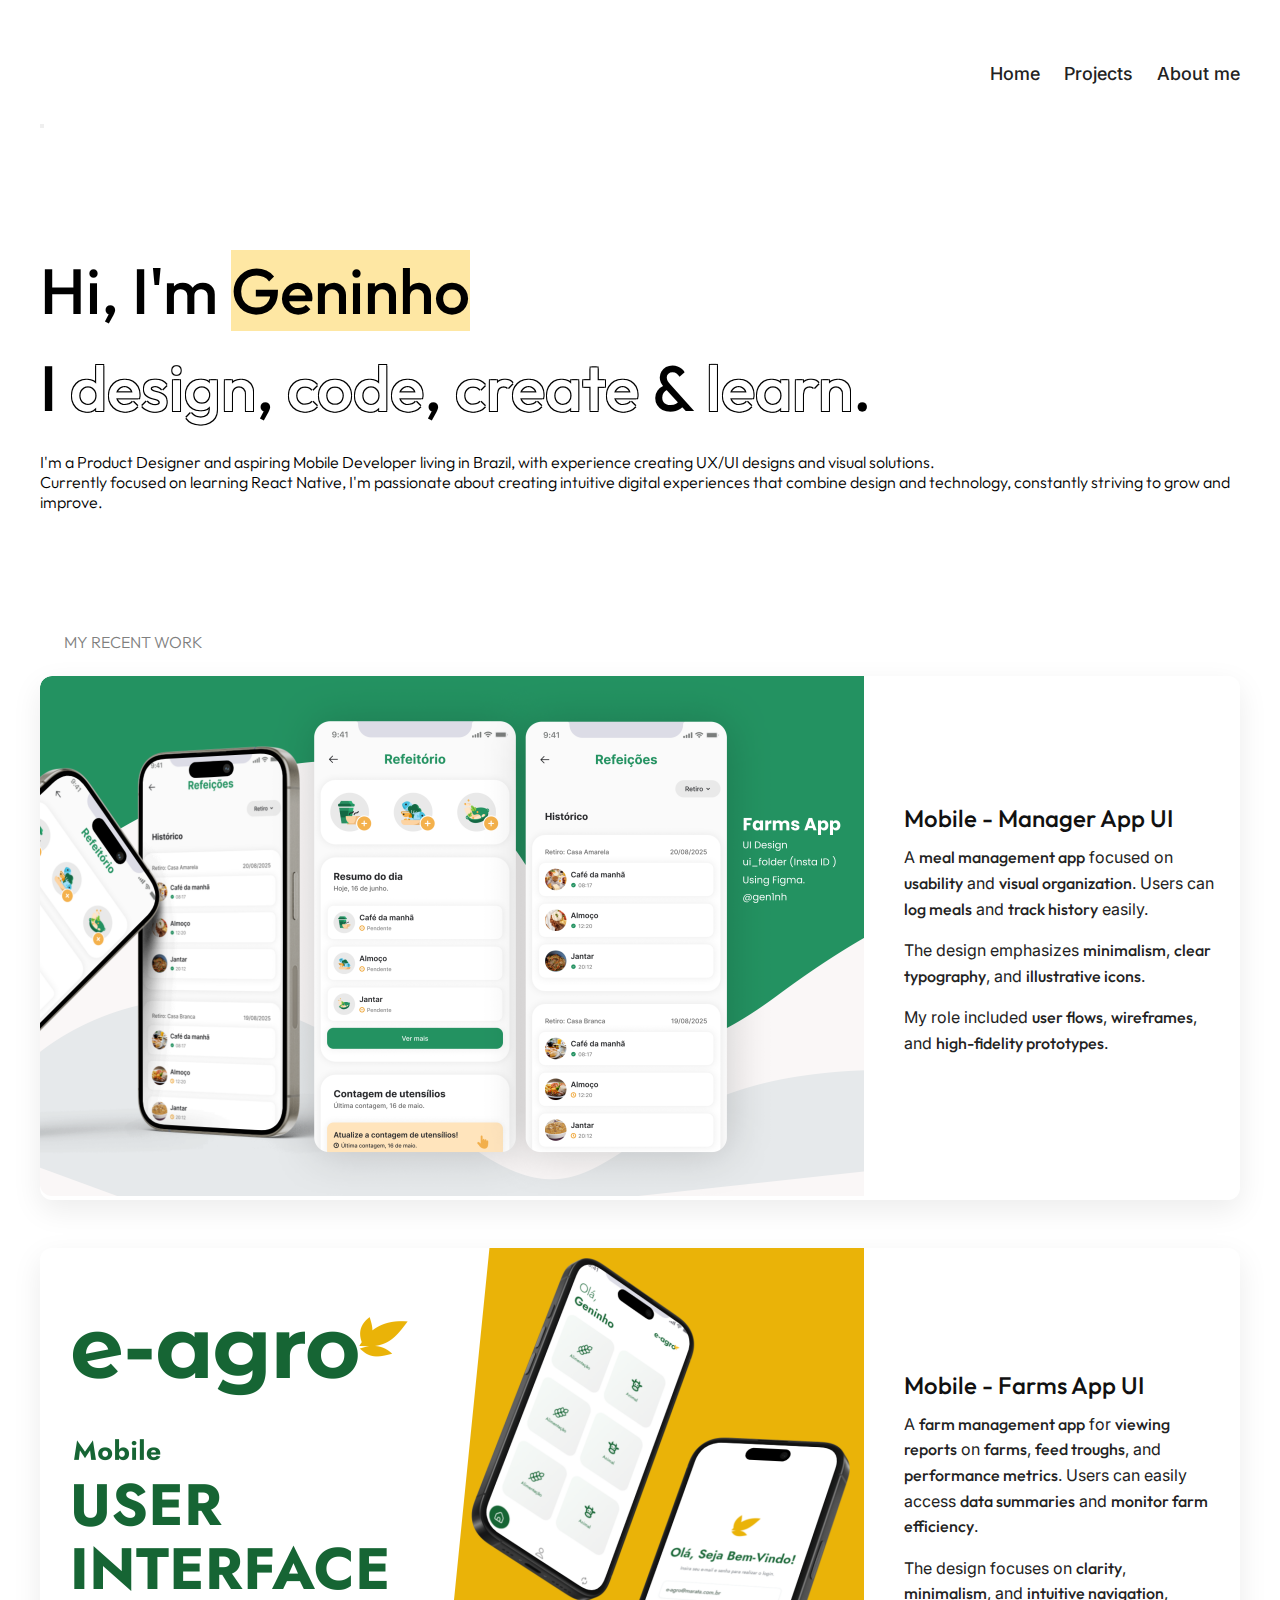
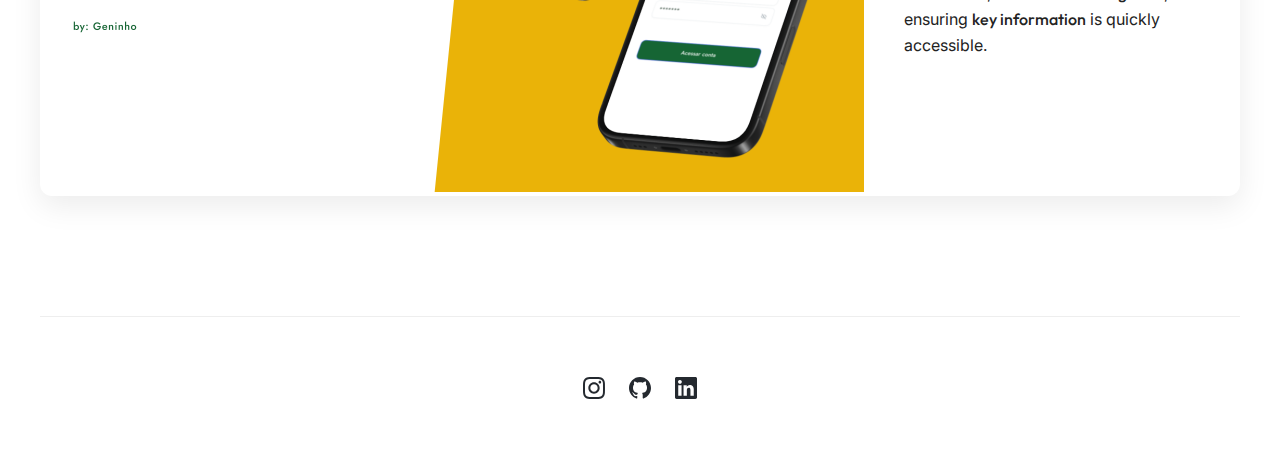
<file: index.html>
<!DOCTYPE html>
<html lang="pt-br">
  <head>
    <meta charset="UTF-8" />
    <meta name="viewport" content="width=device-width, initial-scale=1.0" />
    <title>Home</title>
    <link rel="stylesheet" href="./css/styles.css" />
    <link rel="stylesheet" href="css/responsive.css" />
  </head>

  <body>
    <div class="main-wrapper">
<nav class="navigation sidebar">
  <ul class="nav" id="navLinks">
    <li><a class="link" href="index.html">Home</a></li>
    <li><a class="link" href="#">Projects</a></li>
    <li><a class="link" href="about2.html">About me</a></li>
  </ul>

  <!-- botão hamburguer FORA da UL -->
  <button class="hamburger" id="hamburger">
    <span class="bar"></span>
    <span class="bar"></span>
    <span class="bar"></span>
  </button>
</nav>
      <div class="hero">
        <div class="content-hero">
          <h1>
            <div class="text-primary">
              Hi, I'm <span class="Geninho">Geninho</span>
            </div>
            I <span class="text-outline-fill" id="text-1">design</span>,
            <span class="text-outline-fill" id="text-2">code</span>,
            <span class="text-outline-fill" id="text-3">create</span> &
            <span class="text-outline-fill" id="text-4">learn</span>.
          </h1>
        </div>
        <div class="text-hero">
          <p>
            I'm a Product Designer and aspiring Mobile Developer living in
            Brazil, with experience creating UX/UI designs and visual solutions.
            <br />
            Currently focused on learning React Native, I'm passionate about
            creating intuitive digital experiences that combine design and
            technology, constantly striving to grow and improve.
          </p>
        </div>
      </div>
      <section class="container section">
        <div class="text-title-projects">
          <h3>MY RECENT WORK</h3>
        </div>
        <div class="project-card">
          <div class="project-img">
            <img
              src="./assets/img-card01.png"
              alt="Projeto do modulo de refeitorio de app de gestor de fazendas"
            />
          </div>
          <div class="project-info">
            <h4>Mobile - Manager App UI</h4>
            <p>
              A <strong>meal management app</strong> focused on
              <strong>usability</strong> and
              <strong>visual organization</strong>. Users can
              <strong>log meals</strong> and
              <strong>track history</strong> easily.
            </p>
            <p>
              The design emphasizes <strong>minimalism</strong>,
              <strong>clear typography</strong>, and
              <strong>illustrative icons</strong>.
            </p>
            <p>
              My role included <strong>user flows</strong>,
              <strong>wireframes</strong>, and
              <strong>high-fidelity prototypes</strong>.
            </p>
          </div>
        </div>
        <div class="project-card">
          <div class="project-img">
            <img
              src="./assets/img-card02.png"
              alt="Projeto do modulo de refeitorio de app de gestor de fazendas"
            />
          </div>
          <div class="project-info">
            <h4>Mobile - Farms App UI</h4>
            <p>
              A <strong>farm management app</strong> for
              <strong>viewing reports</strong> on <strong>farms</strong>,
              <strong>feed troughs</strong>, and
              <strong>performance metrics</strong>. Users can easily access
              <strong>data summaries</strong> and
              <strong>monitor farm efficiency</strong>.
            </p>
            <p>
              The design focuses on <strong>clarity</strong>,
              <strong>minimalism</strong>, and
              <strong>intuitive navigation</strong>, ensuring
              <strong>key information</strong> is quickly accessible.
            </p>
          </div>
        </div>
      </section>

      <footer class="footer">
        <ul class="content-footer">
          <li>
            <a
              href="https://www.instagram.com/gen1nh/"
              target="_blank"
              rel="noopener noreferrer"
            >
              <img
                class="icons-footer"
                src="assets/Platform=Instagram, Color=Original.svg"
                alt="Ícone do Instagram"
              />
            </a>
          </li>
          <li>
            <a
              href="https://github.com/gen1nh"
              target="_blank"
              rel="noopener noreferrer"
            >
              <img
                class="icons-footer"
                src="assets/Platform=Github, Color=Original.svg"
                alt="Ícone do GitHub"
              />
            </a>
          </li>
          <li>
            <a
              href="https://br.linkedin.com/in/gen1nh"
              target="_blank"
              rel="noopener noreferrer"
            >
              <img
                class="icons-footer"
                src="assets/Platform=LinkedIn, Color=Original.svg"
                alt="Ícone do LinkedIn"
              />
            </a>
          </li>
        </ul>
      </footer>
    </div>
    <script src="js/script.js"></script>
  </body>
</html>
</file>
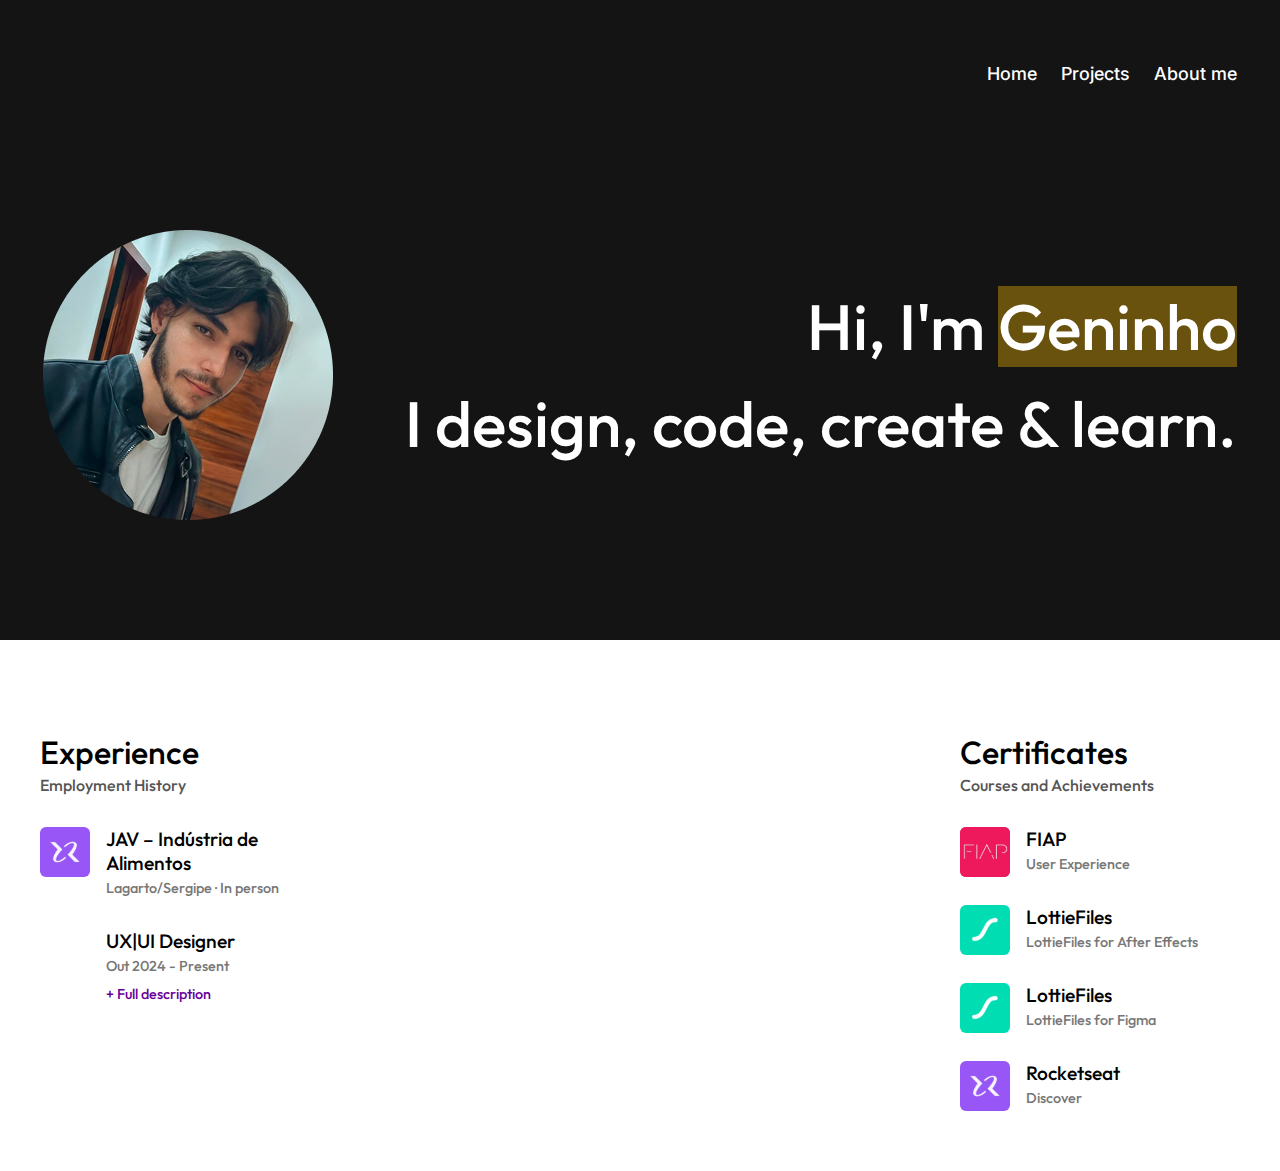
<file: about-me.html>
<!DOCTYPE html>
<html lang="pt-br">
  <head>
    <meta charset="UTF-8" />
    <meta name="viewport" content="width=device-width, initial-scale=1.0" />
    <title>About me</title>
    <link rel="stylesheet" href="./css/styles.css">
    <link rel="stylesheet" href="./css/about-me.css" />
    <link rel="stylesheet" href="./css/responsive.css" />
    <link rel="stylesheet" href="./css/responsive-about-me.css" />
  </head>
  
  <body>
     <div class="dark">
       <div class="main-wrapper">
         <nav class="navigation">
          <ul class="nav">
            <li><a href="index.html" id="home">Home</a></li>
            <li><a href="#" id="projects">Projects</a></li>
            <li><a href="about-me.html" id="about-me">About me</a></li>
          </ul>
             </nav>
            <div class="hero">
              <div class="content-hero">
                <img src="assets/img-profile - Copia.jpg" alt="foto de perfil" />
                <h1>
                  <div class="text-primary">
                    Hi, I'm <span class="Geninho">Geninho</span>
                  </div>
                  I <span class="text-outline-fill" id="text-1">design</span>,
                  <span class="text-outline-fill" id="text-2">code</span>,
                  <span class="text-outline-fill" id="text-3">create</span> &
                  <span class="text-outline-fill" id="text-4">learn</span>.
                </h1>
              </div>
            </div>
          </div>
     </div>
           </div>
       
           <!-- SEÇÃO EXPERIENCE / CERTIFICATES -->
           <section class="experience-section section-white">
        <div class="main-wrapper">
          <div class="experience-content">
            <!-- BLOCO EXPERIENCE -->
            <div class="experience-block">
              <div class="experience-header">
                <h1>Experience</h1>
                <p>Employment History</p>
              </div>
              <div class="employment-history-certificates">
                <div class="history-content">
                  <div class="experience-icon">
                    <img src="assets/rocketseat.svg" alt="Freelancer Icon" />
                  </div>
                  <div class="experience-item-content">
                    <div class="experience-item">
                      <div class="experience-info">
                        <h2>JAV – Indústria de Alimentos</h2>
                        <p class="experience-period">Lagarto/Sergipe · In person</p>
                      </div>
                    </div>
                    <div class="experience-item">
                      <div class="experience-info">
                        <h2>UX|UI Designer</h2>
                        <p class="experience-period">Out 2024 - Present</p>
                        <p class="experience-desc collapsed">
                          As a UI/UX Designer at Maratá (JAV), I specialize in
                          creating modern, functional, and user-centered digital
                          experiences. My work involves: Designing intuitive and
                          responsive interfaces for web and mobile platforms;
                          Developing visual assets and layouts that align with brand
                          identity; Applying user experience principles to enhance
                          usability and accessibility; Ensuring design consistency
                          across digital products and communication channels;
                          Collaborating on creative projects to strengthen visual
                          communication and brand presence.
                        </p>
                        <button class="toggle-desc">+ Full description</button>
                      </div>
                    </div>
                  </div>
                </div>
              </div>
            </div>
            <!-- BLOCO CERTIFICATES -->
            <div class="certificates-block">
              <div class="certificates-header">
                <h1>Certificates</h1>
                <p>Courses and Achievements</p>
              </div>
              <div class="employment-history">
                <div class="history-content">
                  <div class="experience-icon">
                    <img src="assets/fiap.svg" alt="FIAP Icon" />
                  </div>
                  <div class="experience-item-content">
                    <div class="experience-item">
                      <div class="experience-info">
                        <h2>FIAP</h2>
                        <p class="experience-period">User Experience</p>
                      </div>
                    </div>
                  </div>
                </div>
                <div class="history-content">
                  <div class="experience-icon">
                    <img src="assets/lottiefiles (1).svg" alt="LottieFiles Icon" />
                  </div>
                  <div class="experience-item-content">
                    <div class="experience-item">
                      <div class="experience-info">
                        <h2>LottieFiles</h2>
                        <p class="experience-period">LottieFiles for After Effects</p>
                      </div>
                    </div>
                  </div>
                </div>
                <div class="history-content">
                  <div class="experience-icon">
                    <img src="assets/lottiefiles (1).svg" alt="LottieFiles Icon" />
                  </div>
                  <div class="experience-item-content">
                    <div class="experience-item">
                      <div class="experience-info">
                        <h2>LottieFiles</h2>
                        <p class="experience-period">LottieFiles for Figma</p>
                      </div>
                    </div>
                  </div>
                </div>
                <div class="history-content">
                  <div class="experience-icon">
                    <img src="assets/rocketseat.svg" alt="Rocketseat Icon" />
                  </div>
                  <div class="experience-item-content">
                    <div class="experience-item">
                      <div class="experience-info">
                        <h2>Rocketseat</h2>
                        <p class="experience-period">Discover</p>
                      </div>
                    </div>
                  </div>
                </div>
              </div>
            </div>
          </div>
        </div>
           </section>
       
           <!-- SCRIPT EXPAND DESCRIPTION -->
           <script>
        const buttons = document.querySelectorAll(".toggle-desc");
        buttons.forEach((btn) => {
          btn.addEventListener("click", () => {
            const desc = btn.previousElementSibling;
            desc.classList.toggle("expanded");
            if (desc.classList.contains("expanded")) {
              btn.textContent = "- Show less";
            } else {
              btn.textContent = "+ Full description";
            }
          });
        });
           </script>
     </div>
  </body>
</html>
</file>
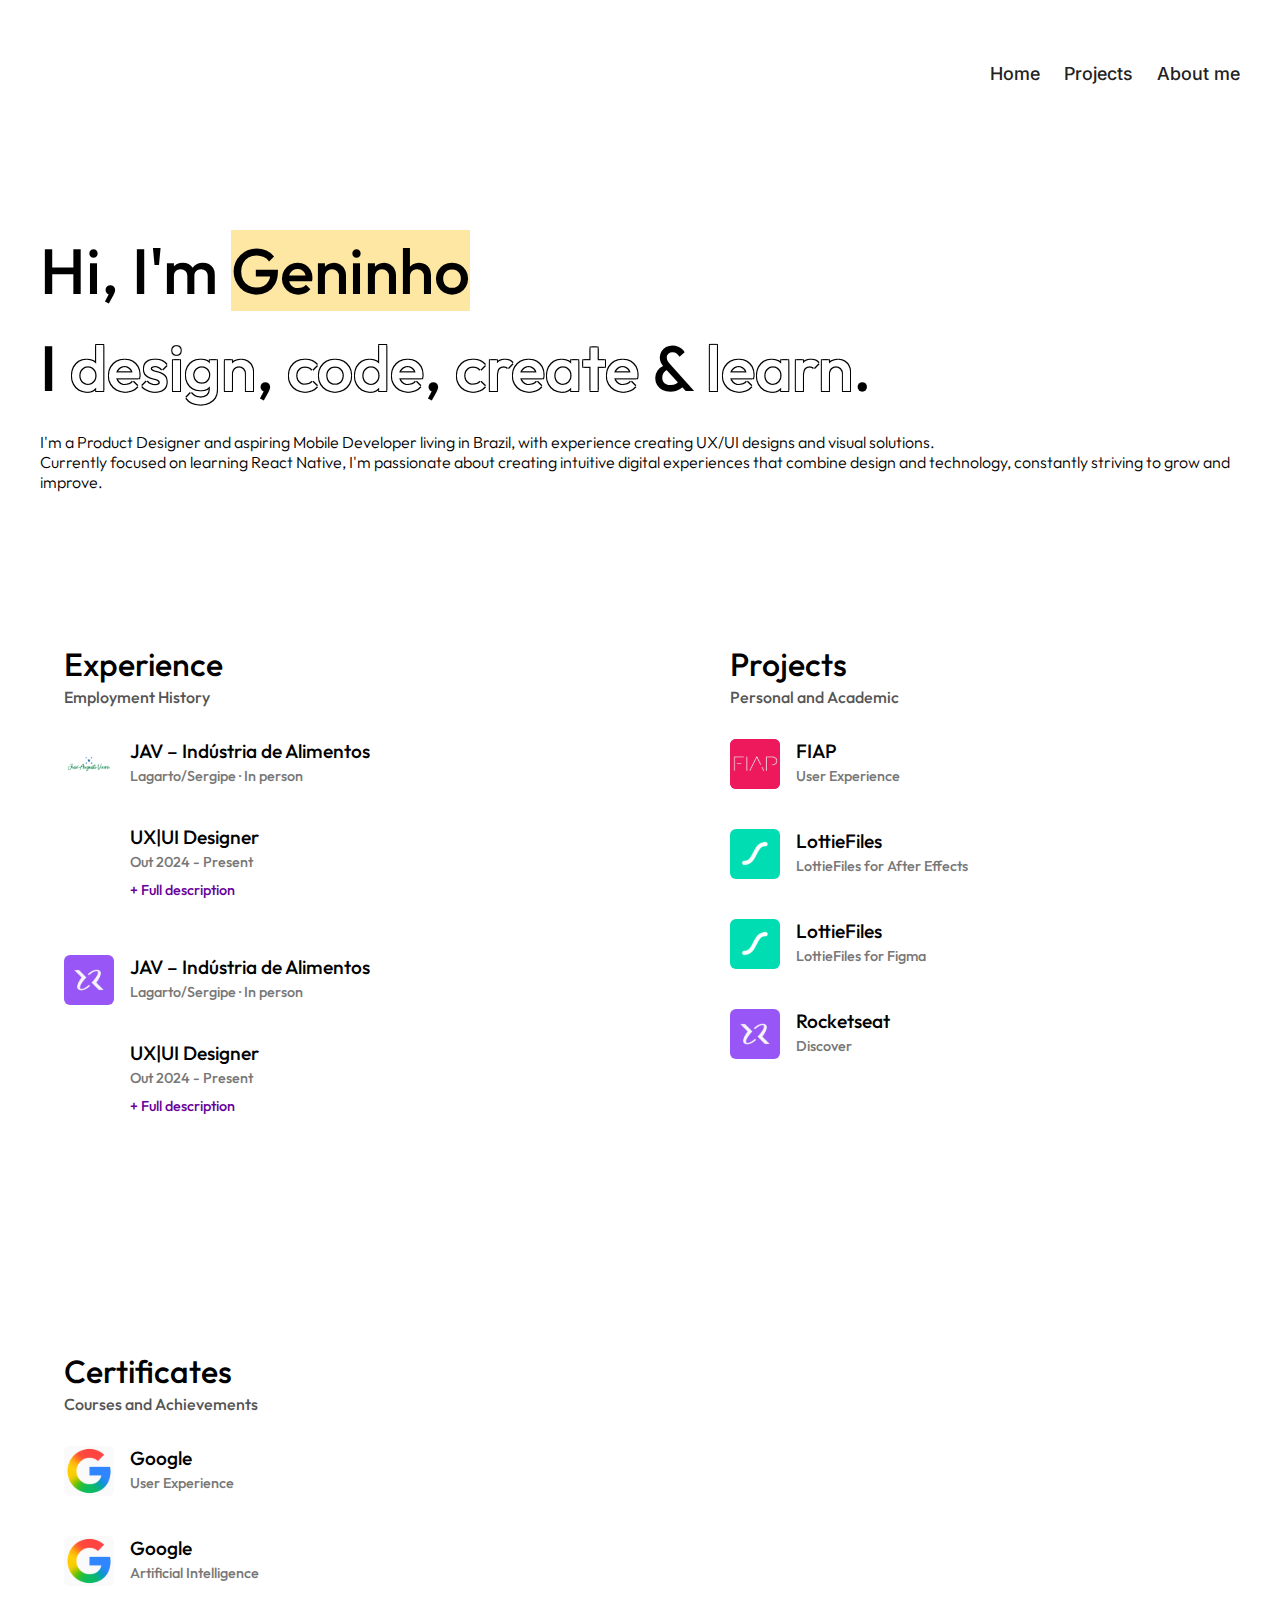
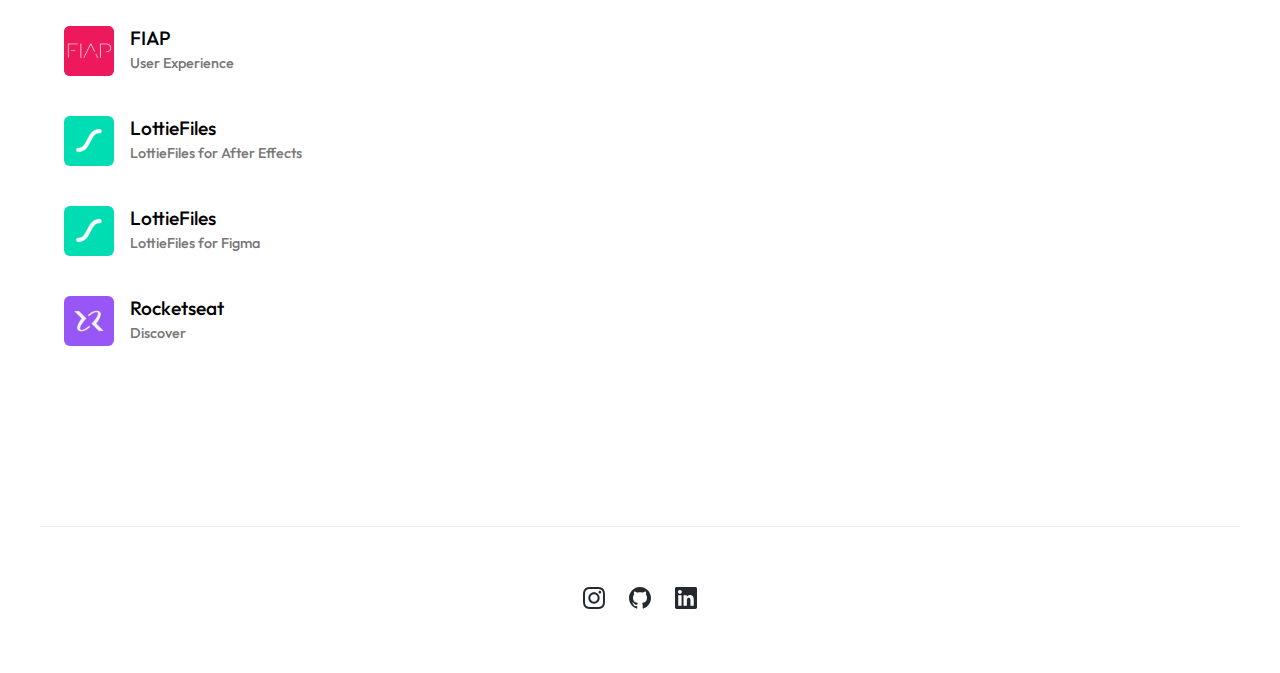
<file: about2.html>
<!DOCTYPE html>
<html lang="pt-br">
  <head>
    <meta charset="UTF-8" />
    <meta name="viewport" content="width=device-width, initial-scale=1.0" />
    <title>Home</title>
    <link rel="stylesheet" href="./css/styles.css" />
    <link rel="stylesheet" href="./css/about2.css" />
  </head>

  <body>
    <div class="main-wrapper">
      <nav class="navigation">
        <ul class="nav">
          <li><a href="index.html" id="home">Home</a></li>
          <li><a href="#" id="projects">Projects</a></li>
          <li><a href="about2.html" id="about-me">About me</a></li>
        </ul>
      </nav>
      <div class="hero">
        <div class="content-hero">
          <h1>
            <div class="text-primary">
              Hi, I'm <span class="Geninho">Geninho</span>
            </div>
            I <span class="text-outline-fill" id="text-1">design</span>,
            <span class="text-outline-fill" id="text-2">code</span>,
            <span class="text-outline-fill" id="text-3">create</span> &
            <span class="text-outline-fill" id="text-4">learn</span>.
          </h1>
        </div>
        <div class="text-hero">
          <p>
            I'm a Product Designer and aspiring Mobile Developer living in
            Brazil, with experience creating UX/UI designs and visual solutions.
            <br />
            Currently focused on learning React Native, I'm passionate about
            creating intuitive digital experiences that combine design and
            technology, constantly striving to grow and improve.
          </p>
        </div>
      </div>

      <!-- SEÇÃO EXPERIENCE / CERTIFICATES -->
      <section class="experience-section section-white">
        <div class="main-wrapper">
          <div class="experience-content">
            <!-- BLOCO EXPERIENCE -->
            <div class="experience-block">
              <div class="experience-header">
                <h1>Experience</h1>
                <p>Employment History</p>
              </div>
              <div class="employment-history-certificates">
                <div class="history-content">
                  <div class="experience-icon">
                    <img src="assets/jav.svg" alt="Freelancer Icon" />
                  </div>
                  <div class="experience-item-content">
                    <div class="experience-item">
                      <div class="experience-info">
                        <h2>JAV – Indústria de Alimentos</h2>
                        <p class="experience-period">
                          Lagarto/Sergipe · In person
                        </p>
                      </div>
                    </div>
                    <div class="experience-item">
                      <div class="experience-info">
                        <h2>UX|UI Designer</h2>
                        <p class="experience-period">Out 2024 - Present</p>
                        <p class="experience-desc">
                          As a UI/UX Designer at Maratá (JAV), I specialize in
                          creating modern, functional, and user-centered digital
                          experiences. My work involves: Designing intuitive and
                          responsive interfaces for web and mobile platforms;
                          Developing visual assets and layouts that align with
                          brand identity; Applying user experience principles to
                          enhance usability and accessibility; Ensuring design
                          consistency across digital products and communication
                          channels; Collaborating on creative projects to
                          strengthen visual communication and brand presence.
                        </p>
                        <button class="toggle-desc">+ Full description</button>
                      </div>
                    </div>
                  </div>
                </div>
              </div>

              <div class="employment-history-certificates">
                <div class="history-content">
                  <div class="experience-icon">
                    <img src="assets/rocketseat.svg" alt="Freelancer Icon" />
                  </div>
                  <div class="experience-item-content">
                    <div class="experience-item">
                      <div class="experience-info">
                        <h2>JAV – Indústria de Alimentos</h2>
                        <p class="experience-period">
                          Lagarto/Sergipe · In person
                        </p>
                      </div>
                    </div>
                    <div class="experience-item">
                      <div class="experience-info">
                        <h2>UX|UI Designer</h2>
                        <p class="experience-period">Out 2024 - Present</p>
                        <p class="experience-desc">
                          As a UI/UX Designer at Maratá (JAV), I specialize in
                          creating modern, functional, and user-centered digital
                          experiences. My work involves: Designing intuitive and
                          responsive interfaces for web and mobile platforms;
                          Developing visual assets and layouts that align with
                          brand identity; Applying user experience principles to
                          enhance usability and accessibility; Ensuring design
                          consistency across digital products and communication
                          channels; Collaborating on creative projects to
                          strengthen visual communication and brand presence.
                        </p>
                        <button class="toggle-desc">+ Full description</button>
                      </div>
                    </div>
                  </div>
                </div>
              </div>
            </div>
            <!-- BLOCO CERTIFICATES -->
            <div class="certificates-block">
              <div class="certificates-header">
                <h1>Projects</h1>
                <p>Personal and Academic</p>
              </div>
              <div class="employment-history">
                <div class="history-content">
                  <div class="experience-icon">
                    <img src="assets/fiap.svg" alt="FIAP Icon" />
                  </div>
                  <div class="experience-item-content">
                    <div class="experience-item">
                      <div class="experience-info">
                        <h2>FIAP</h2>
                        <p class="experience-period">User Experience</p>
                      </div>
                    </div>
                  </div>
                </div>
                <div class="history-content">
                  <div class="experience-icon">
                    <img
                      src="assets/lottiefiles (1).svg"
                      alt="LottieFiles Icon"
                    />
                  </div>
                  <div class="experience-item-content">
                    <div class="experience-item">
                      <div class="experience-info">
                        <h2>LottieFiles</h2>
                        <p class="experience-period">
                          LottieFiles for After Effects
                        </p>
                      </div>
                    </div>
                  </div>
                </div>
                <div class="history-content">
                  <div class="experience-icon">
                    <img
                      src="assets/lottiefiles (1).svg"
                      alt="LottieFiles Icon"
                    />
                  </div>
                  <div class="experience-item-content">
                    <div class="experience-item">
                      <div class="experience-info">
                        <h2>LottieFiles</h2>
                        <p class="experience-period">LottieFiles for Figma</p>
                      </div>
                    </div>
                  </div>
                </div>
                <div class="history-content">
                  <div class="experience-icon">
                    <img src="assets/rocketseat.svg" alt="Rocketseat Icon" />
                  </div>
                  <div class="experience-item-content">
                    <div class="experience-item">
                      <div class="experience-info">
                        <h2>Rocketseat</h2>
                        <p class="experience-period">Discover</p>
                      </div>
                    </div>
                  </div>
                </div>
              </div>
            </div>

            <!-- BLOCO CERTIFICATES -->
            <div class="certificates-block">
              <div class="certificates-header">
                <h1>Certificates</h1>
                <p>Courses and Achievements</p>
              </div>
              <div class="employment-history">
                <div class="history-content">
                  <div class="experience-icon">
                    <img src="assets/fiap.svg" alt="FIAP Icon" />
                  </div>
                  <div class="experience-item-content">
                    <div class="experience-item">
                      <div class="experience-info">
                        <h2>FIAP</h2>
                        <p class="experience-period">User Experience</p>
                      </div>
                    </div>
                  </div>
                </div>
                <div class="history-content">
                  <div class="experience-icon">
                    <img
                      src="assets/lottiefiles (1).svg"
                      alt="LottieFiles Icon"
                    />
                  </div>
                  <div class="experience-item-content">
                    <div class="experience-item">
                      <div class="experience-info">
                        <h2>LottieFiles</h2>
                        <p class="experience-period">
                          LottieFiles for After Effects
                        </p>
                      </div>
                    </div>
                  </div>
                </div>
                <div class="history-content">
                  <div class="experience-icon">
                    <img
                      src="assets/lottiefiles (1).svg"
                      alt="LottieFiles Icon"
                    />
                  </div>
                  <div class="experience-item-content">
                    <div class="experience-item">
                      <div class="experience-info">
                        <h2>LottieFiles</h2>
                        <p class="experience-period">LottieFiles for Figma</p>
                      </div>
                    </div>
                  </div>
                </div>
                <div class="history-content">
                  <div class="experience-icon">
                    <img src="assets/rocketseat.svg" alt="Rocketseat Icon" />
                  </div>
                  <div class="experience-item-content">
                    <div class="experience-item">
                      <div class="experience-info">
                        <h2>Rocketseat</h2>
                        <p class="experience-period">Discover</p>
                      </div>
                    </div>
                  </div>
                </div>

                <div class="history-content card-destaque">
                  <div class="experience-icon">
                    <img src="assets/google.svg" alt="Google Icon" />
                  </div>
                  <div class="experience-item-content">
                    <div class="experience-item">
                      <div class="experience-info">
                        <h2>Google</h2>
                        <p class="experience-period">User Experience</p>
                      </div>
                    </div>
                  </div>
                </div>

                <div class="history-content card-destaque">
                  <div class="experience-icon">
                    <img src="assets/google.svg" alt="Google Icon" />
                  </div>
                  <div class="experience-item-content">
                    <div class="experience-item">
                      <div class="experience-info">
                        <h2>Google</h2>
                        <p class="experience-period">Artificial Intelligence</p>
                      </div>
                    </div>
                  </div>
                </div>
              </div>
            </div>
          </div>
        </div>
      </section>

      <!-- SCRIPT EXPAND DESCRIPTION -->
      <script>
        const buttons = document.querySelectorAll(".toggle-desc");
        buttons.forEach((btn) => {
          btn.addEventListener("click", () => {
            const desc = btn.previousElementSibling;
            desc.classList.toggle("expanded");
            if (desc.classList.contains("expanded")) {
              btn.textContent = "- Show less";
            } else {
              btn.textContent = "+ Full description";
            }
          });
        });
      </script>

      <footer class="footer">
        <ul class="content-footer">
          <li>
            <a
              href="https://www.instagram.com/gen1nh/"
              target="_blank"
              rel="noopener noreferrer"
            >
              <img
                class="icons-footer"
                src="assets/Platform=Instagram, Color=Original.svg"
                alt="Ícone do Instagram"
              />
            </a>
          </li>
          <li>
            <a
              href="https://github.com/gen1nh"
              target="_blank"
              rel="noopener noreferrer"
            >
              <img
                class="icons-footer"
                src="assets/Platform=Github, Color=Original.svg"
                alt="Ícone do GitHub"
              />
            </a>
          </li>
          <li>
            <a
              href="https://br.linkedin.com/in/gen1nh"
              target="_blank"
              rel="noopener noreferrer"
            >
              <img
                class="icons-footer"
                src="assets/Platform=LinkedIn, Color=Original.svg"
                alt="Ícone do LinkedIn"
              />
            </a>
          </li>
        </ul>
      </footer>
    </div>
  </body>
</html>
</file>
<file: css/styles.css>
@import url("https://fonts.googleapis.com/css2?family=Inter:ital,opsz,wght@0,14..32,100..900;1,14..32,100..900&family=Outfit:wght@100..900&display=swap");

:root {
  --font-primary: "Outfit", sans-serif;
  --font-secondary: "Inter", sans-serif;
}

* {
  margin: 0;
  padding: 0;
  text-decoration: none;
  list-style: none;
  font-family: "Outfit", sans-serif;
  font-weight: 500;
}

/* Removido o margin fixo do html para permitir o controle pelo wrapper */
html {
  margin: 0;
}

/* Container principal para centralizar e adicionar espaçamento */
.main-wrapper {
  max-width: 1200px;
  margin: 0 auto;
  padding: 0 24px;
}

.navigation {
  margin-top: 32px;
  margin-bottom: 120px;
}

.navigation ul {
  list-style: none;
  gap: 24px;
  display: flex;
  justify-content: flex-end;
  padding: 24px 0px;
  font-weight: 500;
  font-size: 24px;
  color: #141414;
}

#home {
  color: #222222;
}

#home:hover{
  color: gray;
}

#projects:hover{
  color: gray;
}

#about-me:hover{
  color: gray;
}

.nav {
  display: flex;
  flex-direction: row;
}

.nav a {
  font-family: var(--font-secondary);
  font-size: 18px;
  font-weight: 500;
  color: #222222;
}
.hero {
  display: block;
  text-align: center;
  margin-bottom: 120px;
}

.Geninho {
  background-color: #fbbd055e;
}

.Geninho:hover {
  color: white;
  background-color: white;
  text-shadow: -1px -1px 0 black, 1px -1px 0 black, -1px 1px 0 black,
    1px 1px 0 black;
}

.text-outline-fill {
  color: white;
  text-shadow: -1px -1px 0 black, 1px -1px 0 black, -1px 1px 0 black,
    1px 1px 0 black;
}

#text-1:hover {
  color: rgb(0, 0, 0);
  background-color: #ff726280;
  text-shadow: -1px -1px 0 rgba(255, 255, 255, 0),
    1px -1px 0 rgba(255, 255, 255, 0), -1px 1px 0 rgba(255, 255, 255, 0),
    1px 1px 0 rgba(255, 255, 255, 0);
}

#text-2:hover {
  color: rgb(0, 0, 0);
  background-color: #a159ff7c;
  text-shadow: -1px -1px 0 rgba(255, 255, 255, 0),
    1px -1px 0 rgba(255, 255, 255, 0), -1px 1px 0 rgba(255, 255, 255, 0),
    1px 1px 0 rgba(255, 255, 255, 0);
}

#text-3:hover {
  color: rgb(0, 0, 0);
  background-color: #0acf8381;
  text-shadow: -1px -1px 0 rgba(255, 255, 255, 0),
    1px -1px 0 rgba(255, 255, 255, 0), -1px 1px 0 rgba(255, 255, 255, 0),
    1px 1px 0 rgba(255, 255, 255, 0);
}

#text-4:hover {
  color: rgb(0, 0, 0);
  background-color: #1abdfe81;
  text-shadow: -1px -1px 0 rgba(255, 255, 255, 0),
    1px -1px 0 rgba(255, 255, 255, 0), -1px 1px 0 rgba(255, 255, 255, 0),
    1px 1px 0 rgba(255, 255, 255, 0);
}

.content-hero {
  display: flex;
  text-align: start;
  font-size: 2rem; /* Tamanho da fonte ajustado para ser mais flexível */
}

.text-primary {
  margin-bottom: 16px;
}

.text-hero {
  margin-top: 24px;
  text-align: start;
}

.text-hero p {
  font-weight: 300;
}

.text-title-projects h3 {
  color: gray;
  font-size: 16px;
  font-weight: 300;
  padding-bottom: 24px;
  padding-left: 24px;
}

.project-card {
  display: flex;
  flex-direction: row;
  /* Altura fixa removida */
  height: auto;
  gap: 1rem;
  margin-bottom: 3rem;
  border-radius: 12px;
  overflow: hidden;
  box-shadow: 0 10px 30px rgba(0, 0, 0, 0.08);
  background-color: #fff;
  transition: transform 0.3s, box-shadow 0.3s;
}

.project-info strong {
  font-weight: 500;
}

.project-info p {
  font-weight: 400;
}

.project-card:hover {
  transform: translateY(-5px);
  box-shadow: 0 15px 40px rgba(0, 0, 0, 0.12);
}

.project-img img {
  width: 100%;
  max-width: 824px;
  height: auto;
  object-fit: cover;
  border-radius: 12px 0 0 12px;
}

.project-info {
  flex: 1;
  padding: 1.5rem;
  display: flex;
  flex-direction: column;
  justify-content: center;
}

.project-info h4 {
  font-family: var(--font-primary);
  margin-bottom: 0.75rem;
  font-size: 1.5rem;
  color: #111;
}

.project-info p {
  font-family: var(--font-secondary);
  color: #222222;
  line-height: 1.6;
  margin-bottom: 1rem;
}

.project-info a {
  text-decoration: none;
  color: #239261;
  font-weight: 600;
  align-self: flex-start;
}

.footer {
  border-top: #bdbdbd42 1px solid;
  margin-top: 120px;
  /* Altura fixa removida */
  height: auto;
  padding: 60px 0; /* Adicionado padding para espaçamento */
  display: flex;
  justify-content: center;
}

.icons-footer {
  height: 22px;
}

.content-footer {
  align-items: center;
  align-content: center;
  display: flex;
  flex-direction: row;
  gap: 24px;
}
</file>
<file: css/responsive.css>
/* responsive.css */

@media (max-width: 1112px) {
  .project-card {
    flex-direction: column;
  }

  .project-img img {
    width: 100%;
    max-width: 100%;
    height: auto;
    object-fit: cover;
    border-radius: 12px 12px 0 0;
  }

  .project-info {
    padding: 1.5rem;
  }
}

@media (max-width: 820px) {
  .hero {
    margin-top: 230px;
  }

  .h-about {
    margin-top: 120px;
  }

  .content-hero {
    flex-direction: column;
    text-align: center;
    align-items: center;
  }

  /* Esconde os links do menu desktop */
  .link {
    display: none;
  }

  /* --- ÍCONE HAMBÚRGUER --- */
  .hamburger {
    display: block;
    cursor: pointer;
    background: none;
    border: none;
    position: fixed; /* Posição fixa na tela */
    top: 56px;
    right: 24px;
    z-index: 1001; /* Garante que fique na frente de tudo */
    background-color: white;
    width: 42px;
    height: 42px;
    border-radius: 6px;
  }

  .hamburger .bar {
    display: block;
    width: 25px;
    height: 3px;
    margin: 5px auto;
    background-color: #333;
    transition: all 0.3s ease-in-out;
  }

  /* Animação para o "X" */
  .hamburger.active .bar:nth-child(2) {
    opacity: 0;
  }

  .hamburger.active .bar:nth-child(1) {
    transform: translateY(8px) rotate(45deg);
  }

  .hamburger.active .bar:nth-child(3) {
    transform: translateY(-8px) rotate(-45deg);
  }

  /* --- BARRA LATERAL (SIDEBAR) --- */
  /* Sidebar vindo da direita */
.sidebar {
  position: fixed;      /* fica sobreposta */
  top: 0;
  right: -250px;        /* escondida fora da tela */
  width: 250px;
  height: 100%;         /* ocupa toda a altura */
  background: #f8f8f8;  /* ou o verde do print */
  box-shadow: -2px 0 5px rgba(0,0,0,0.1);
  transition: right 0.3s ease-in-out;
  z-index: 999;         /* garante que fica acima do conteúdo */
}

.sidebar.active {
  right: 0;             /* aparece */
}


  .sidebar ul {
    list-style-type: none;
    padding: 0;
    margin: 0;
    display: flex;
    flex-direction: column;
    align-items: center; /* Centraliza os itens */
    gap: 20px;
  }

  .sidebar ul li a {
    padding: 15px 20px;
    text-decoration: none;
    font-size: 22px;
    color: #333; /* Cor do texto mais escura para contraste */
    display: block;
    transition: 0.3s;
  }

  .sidebar ul li a:hover {
    color: var(--color-highlight)
  }
}

@media (max-width: 480px) {
  .content-hero h1 {
    font-size: 3.4rem;
  }

  .text-hero p {
    text-align: center;
  }
}
</file>
<file: css/about-me.css>
@import url("https://fonts.googleapis.com/css2?family=Inter:ital,opsz,wght@0,14..32,100..900;1,14..32,100..900&family=Outfit:wght@100..900&display=swap");

/* Mantendo as variáveis, pois elas são usadas pelos estilos específicos abaixo */
:root {
  /* FONTES */
  --font-primary: "Outfit", sans-serif;
  --font-secondary: "Inter", sans-serif;

  /* CORES PRINCIPAIS */
  --color-black: #141414;
  --color-white: #ffffff;

  /* ACENTOS */
  --color-gray: gray;
  --color-accent-1: #ff726280;
  --color-accent-2: #a159ff7c;
  --color-accent-3: #0acf8381;
  --color-accent-4: #1abdfe81;
  --color-highlight: #fbbd055e;
  --color-green: #239261;

  /* BORDAS E SOMBRAS */
  --color-border: #bdbdbd42;
  --shadow-light: 0 10px 30px rgba(0, 0, 0, 0.08);
  --shadow-hover: 0 15px 40px rgba(0, 0, 0, 0.12);
}

/* ============================================= */
/* ESTILOS ESPECÍFICOS                  */
/* ============================================= */

/* HERO */
.dark {
  background-color: var(--color-black);
  display: flex;
  margin-bottom: 60px;
  color: white;
}

.navigation a{
  color: white;
}

#home{
  color: white;
}

.hero {
  display: flex;
  align-items: center;
  margin-bottom: 120px;
}

.content-hero {
  display: flex;
  width: 100%;
  gap: 72px;
  align-items: center;
<<<<<<< HEAD
  justify-content: space-between;
=======
>>>>>>> cb93582aa8ebaa58cd13ce4c2b9c3748529c3c59
  font-size: 2rem;
  text-align: end;
}

/* Mantendo as cores, hovers e contornos específicos que você criou */
.Geninho-dark {
  background-color: var(--color-accent-2);
}

.Geninho-dark:hover {
  border: none;
  color: var(--color-black);
  background-color: var(--color-white);
  text-shadow: 1px 1px 0 var(--color-black), 1px 1px 0 var(--color-black),
    1px 1px 0 var(--color-black), 1px 1px 0 var(--color-black);
}

.text-outline-fill {
  color: var(--color-white);
  text-shadow: -1px -1px 0 var(--color-black), 1px -1px 0 var(--color-black),
    -1px 1px 0 var(--color-black), 1px 1px 0 var(--color-black);
}

#text-1:hover {
  color: var(--color-black);
  background-color: var(--color-accent-1);
  text-shadow: none;
}
#text-2:hover {
  color: var(--color-black);
  background-color: var(--color-accent-2);
  text-shadow: none;
}
#text-3:hover {
  color: var(--color-black);
  background-color: var(--color-accent-3);
  text-shadow: none;
}
#text-4:hover {
  color: var(--color-black);
  background-color: var(--color-accent-4);
  text-shadow: none;
}

/* ============================================= */
/* SEÇÕES NOVAS                         */
/* ============================================= */

/* EXPERIENCE SECTION */
.experience-section {
  font-family: var(--font-secondary);
  padding: 2rem 0;
}

.experience-content {
  display: flex;
  gap: 640px;
  align-items: flex-start;
  flex-wrap: wrap; /* permite quebrar no mobile */
}

/* [ Restante das regras da .experience-section ... ] */
.experience-block,
.certificates-block {
  flex: 1;
  min-width: 280px;
  display: flex;
  flex-direction: column;
}

.experience-header h1,
.certificates-header h1 {
  font-size: 2rem;
  margin-bottom: 0.2rem;
}

.experience-header p,
.certificates-header p {
  margin-bottom: 2rem;
  color: #555;
}

.history-content {
  display: flex;
  gap: 16px;
  margin-bottom: 24px;
}

.experience-icon img {
  width: 50px;
  height: 50px;
  object-fit: contain;
  border-radius: 6px;
}

.experience-item-content {
  display: flex;
  flex-direction: column;
  flex: 1;
  gap: 24px;
}

.experience-info h2 {
  font-size: 1.2rem;
  margin-bottom: 4px;
}

.experience-period {
  font-size: 0.9rem;
  color: #777;
  margin-bottom: 0.5rem;
}

.experience-desc {
  display: none;
  margin-bottom: 0.5rem;
}

.experience-desc.expanded {
  display: block;
}

.experience-desc.collapsed {
  display: none;
}
.toggle-desc {
  background: none;
  border: none;
  color: #690099;
  cursor: pointer;
  font-size: 0.9rem;
  padding: 0;
}

/* RESPONSIVO */

@media (max-width: 1248px) {

  .experience-content {
    gap: 48px;
  }
}


@media (max-width: 1024px) {

  .content-hero{
    text-align: center;
  }

  .experience-content {
    gap: 48px;
  }
}
</file>
<file: css/responsive-about-me.css>
@media (max-width: 1024px) {


    .content-hero{
        flex-direction: column;
    }

  .experience-content {
    flex-direction: column;
    gap: 48px;
  }

  .experience-block{
    width: 100%;
    max-width: 724px;
  }
}
</file>
<file: css/about2.css>
/* ============================================= */
/* SEÇÕES NOVAS                         */
/* ============================================= */


.content-hero {
    display: flex;
    justify-content: space-between;
    flex-direction: row;
    align-items: center;
}

/* EXPERIENCE SECTION */
.experience-section {
  font-family: var(--font-secondary);
  padding: 2rem 0;
}


/* [ Restante das regras da .experience-section ... ] */
.experience-block,
.certificates-block {
  max-width: 348px;
  display: flex;
  flex-direction: column;
}

.experience-header h1,
.certificates-header h1 {
  font-size: 2rem;
  margin-bottom: 0.2rem;
}

.experience-header p,
.certificates-header p {
  margin-bottom: 2rem;
  color: #555;
}

.history-content {
  display: flex;
  gap: 16px;
  margin-bottom: 24px;
}

.experience-icon img {
  width: 50px;
  height: 50px;
  object-fit: contain;
  border-radius: 6px;
}

.experience-item-content {
  display: flex;
  flex-direction: column;
  gap: 32px;
  flex: 1;
}

.experience-info h2 {
  font-size: 1.2rem;
  margin-bottom: 4px;
}

.experience-period {
  font-size: 0.9rem;
  color: #777;
  margin-bottom: 0.5rem;
}

.experience-desc {
  display: none;
  margin-bottom: 0.5rem;
}

.experience-desc.expanded {
  width: 100%;
  max-width: 240px;
  display: block;
}

.experience-desc.collapsed {
  display: none;
}
.toggle-desc {
  background: none;
  border: none;
  color: #690099;
  cursor: pointer;
  font-size: 0.9rem;
  padding: 0;
}

/* Aplica o layout de grid ao container dos seus certificados */
.employment-history {
  display: grid;
  grid-template-columns: repeat(auto-fit, minmax(280px, 1fr));
  gap: 12px; /* Espaçamento entre os cards */
}

/* Move o card com a classe .card5 para o início */
.card-destaque {
  order: -1;
}

.employment-history-certificates {
    padding-bottom: 32px;
}

.teste1{
    display: grid;
    grid-template-columns: repeat(auto-fit, minmax(280px, 1fr));
    gap: 12px;
}

.experience-content {
    display: grid;
    grid-template-columns: repeat(auto-fit, minmax(280px, 1fr));
    gap: 180px;
}

/* ============================================= */
/* CSS PARA O HERO E HOVER DA IMAGEM             */
/* ============================================= */

.content-hero {
  display: flex;
  justify-content: space-between;
  align-items: center;
  /* Adicione um gap para dar espaço entre a imagem e o texto */
  gap: 40px; 
}

/* ESSE É O BLOCO PRINCIPAL PARA CORRIGIR */
.container-imagem {
  /* 1. Ponto de referência para as imagens internas */
  position: relative; 
  
  /* 2. Tamanho explícito para o contêiner */
  width: 300px;  /* << AJUSTE para a largura da sua imagem */
  height: 300px; /* << AJUSTE para a altura da sua imagem */

  /* Opcional: Deixa a imagem redonda, comum em perfis */
  border-radius: 50%;
  overflow: hidden; /* Garante que a imagem não "vaze" das bordas redondas */

  /* Garante que o container não encolha */
  flex-shrink: 0; 
}

/* Ajuste para as imagens se encaixarem perfeitamente no contêiner */
.container-imagem img {
  position: absolute;
  top: 0;
  left: 0;
  width: 100%;
  height: 100%;
  object-fit: cover; /* Faz a imagem cobrir a área sem distorcer */
  
  /* 3. Adiciona uma transição suave para o efeito */
  transition: opacity 0.25s ease-in-out;
}

/* Por padrão, a imagem de hover fica invisível */
.container-imagem .imagem-hover {
  opacity: 0;
}

/* Quando passamos o mouse sobre o contêiner... */
.container-imagem:hover .imagem-hover {
  /* ...a imagem de hover se torna visível */
  opacity: 1;
}

/* Opcional: esconde a imagem original no hover */
.container-imagem:hover .imagem-original {
  opacity: 0;
}
</file>
